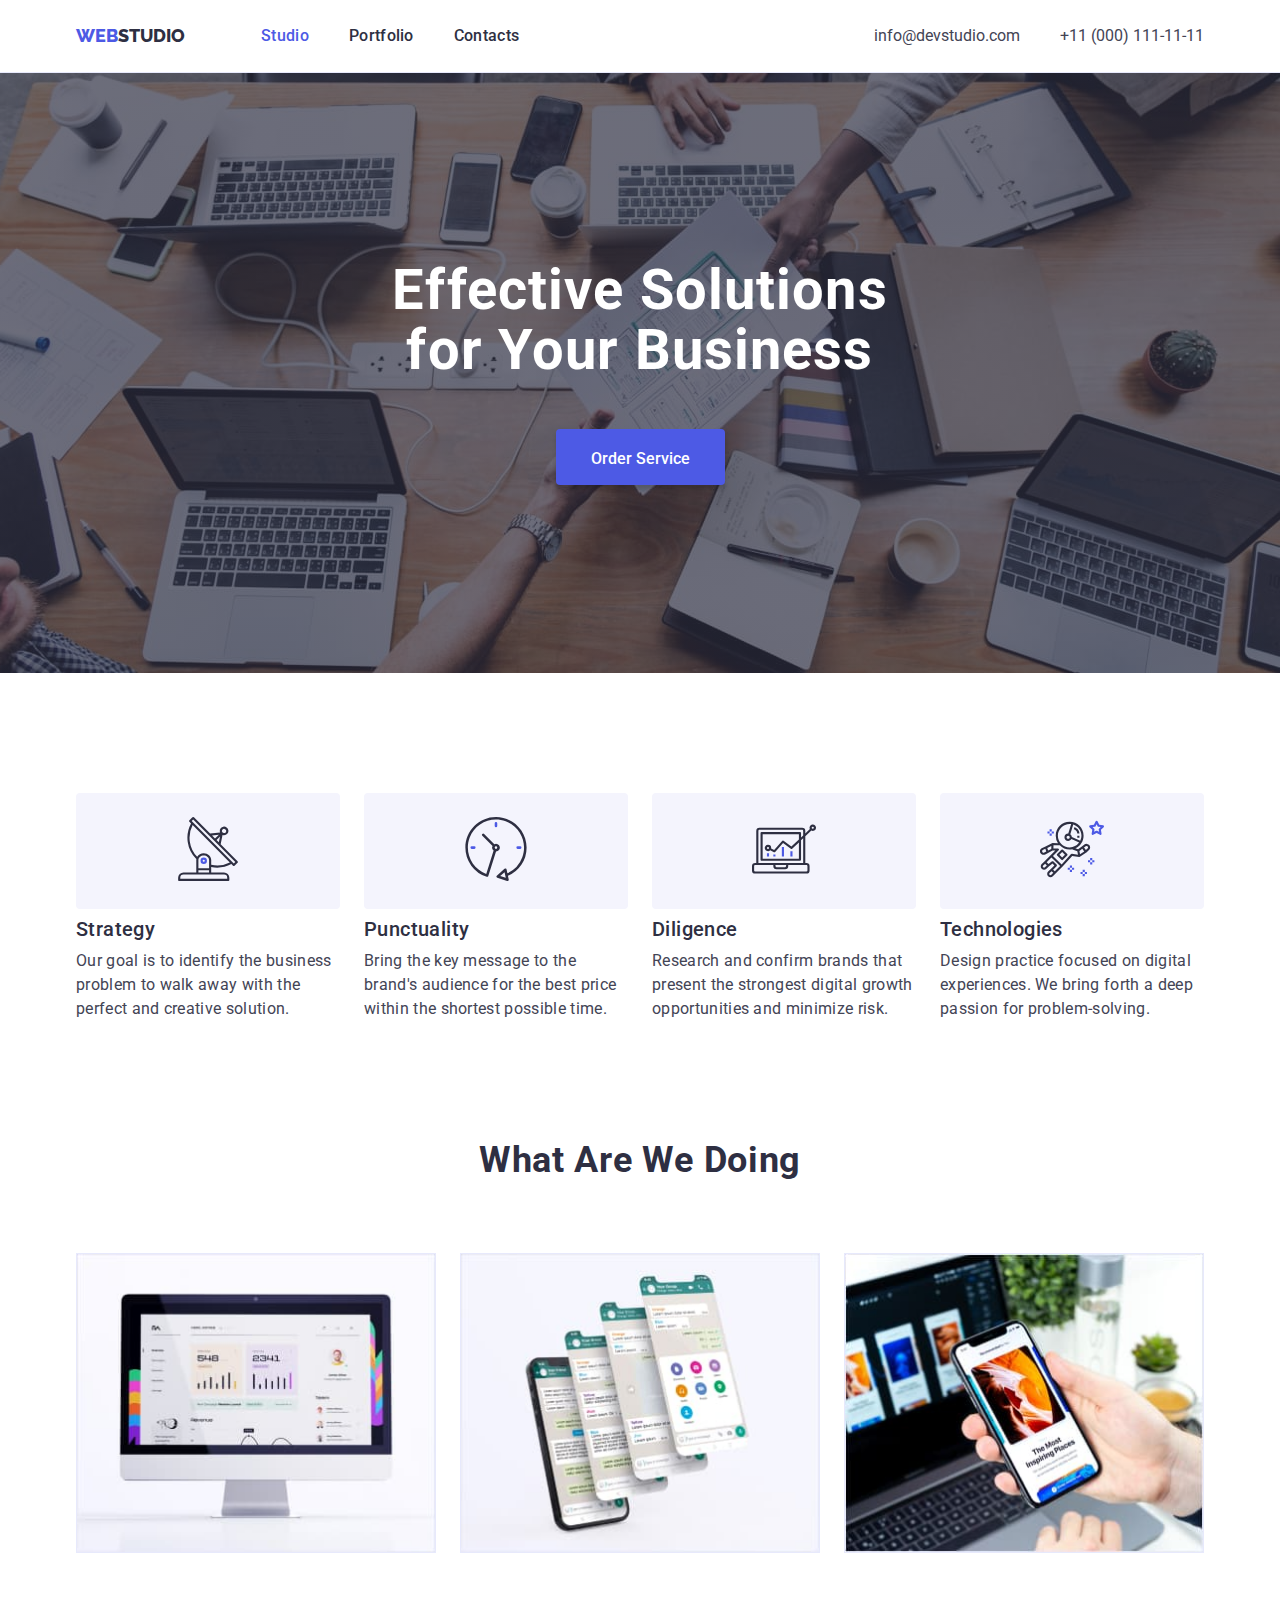
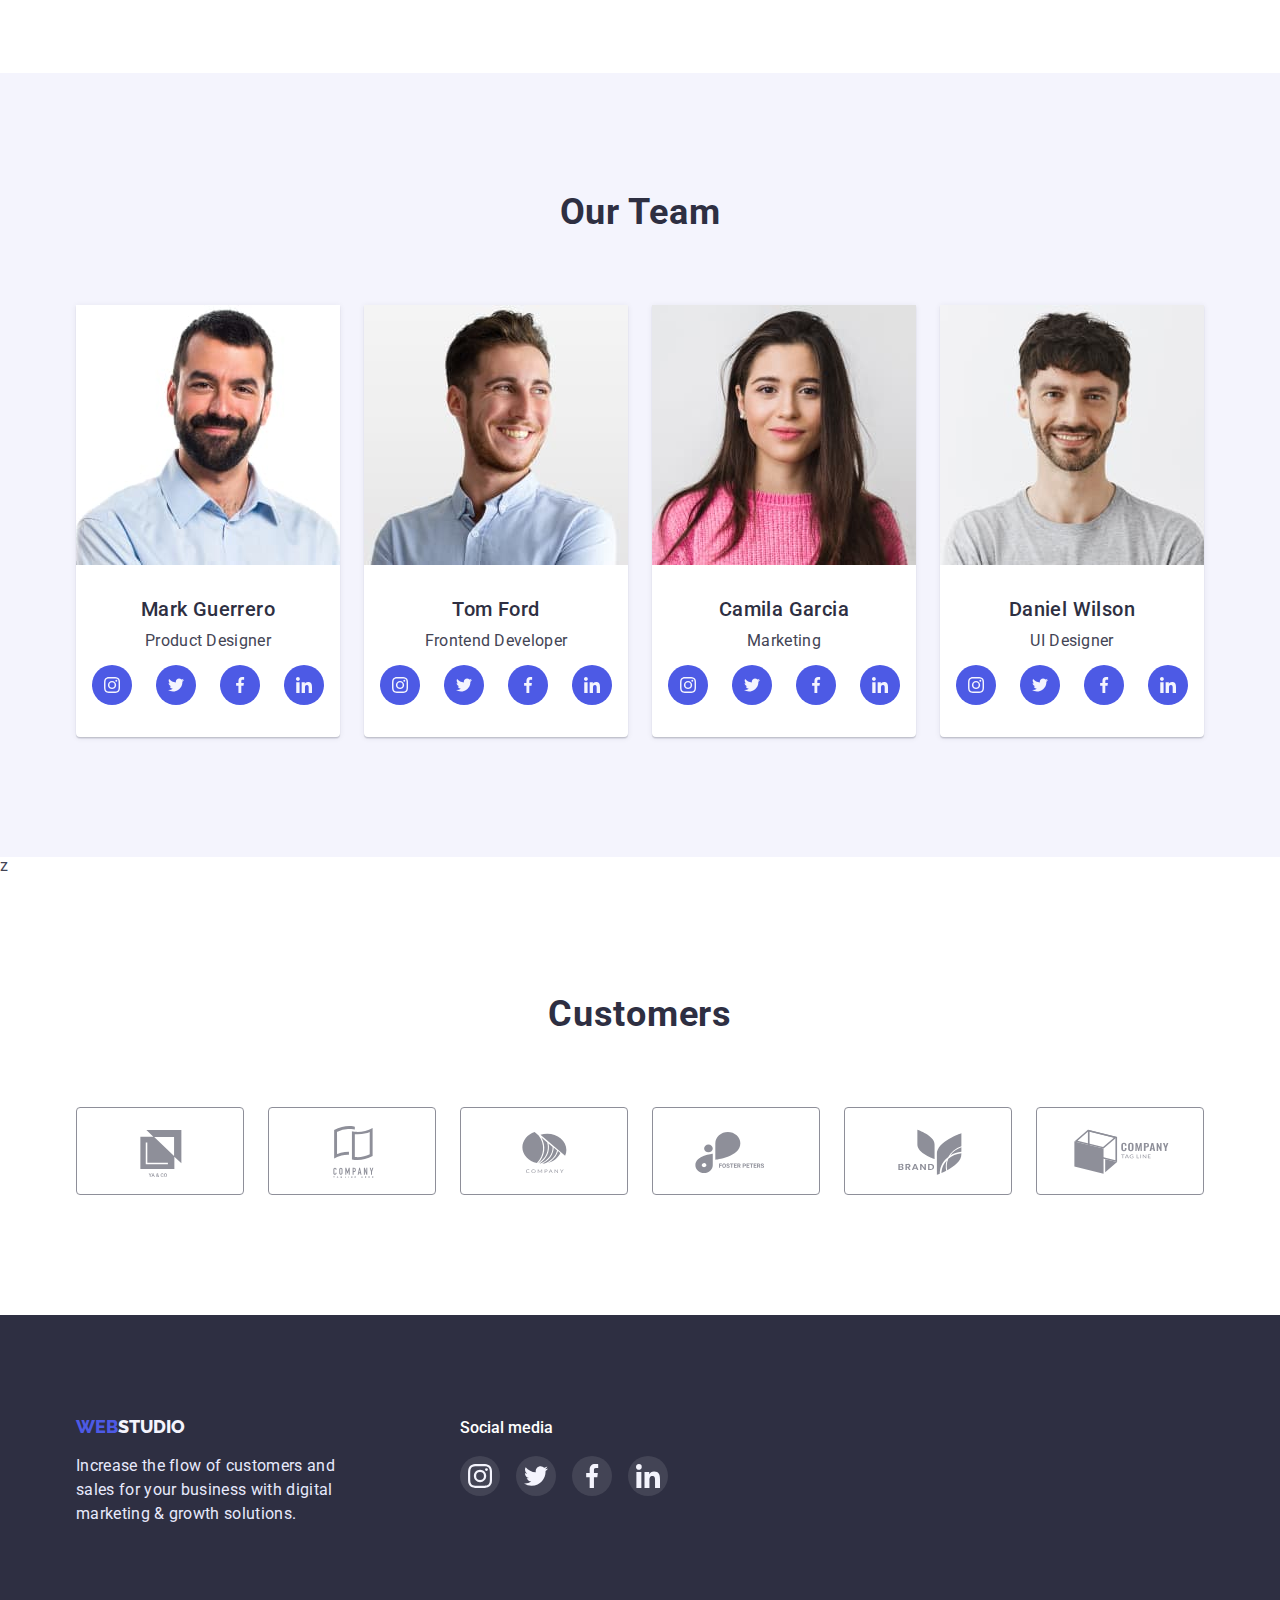
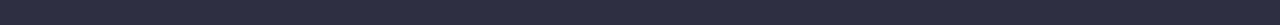
<file: index.html>
<!DOCTYPE html>
<html lang="en">
  <head>
    <meta charset="UTF-8">
    <meta http-equiv="X-UA-Compatible" content="IE=edge">
    <meta name="viewport" content="width=device-width, initial-scale=1.0">
    <title>WebStudio</title>
    <link rel="shortcut icon" type="image/x-icon" href="./images/web-studio.ico">
    <link rel="preconnect" href="https://fonts.googleapis.com">
    <link rel="preconnect" href="https://fonts.gstatic.com" crossorigin>
    <link
      href="https://fonts.googleapis.com/css2?family=Raleway:wght@800&family=Roboto:wght@400;500;700;900&display=swap"
      rel="stylesheet">
    <link
      rel="stylesheet"
      href="https://cdnjs.cloudflare.com/ajax/libs/modern-normalize/1.1.0/modern-normalize.min.css"
      crossorigin="anonymous"
      referrerpolicy="no-referrer">
    <link rel="stylesheet" href="./css/styles.css">
  </head>
  <body>

    <!------------------ Site header ---------------->

    <header class="page-header">
      <div class="container header-box">
        <nav class="header-box-nav">
          <a href="./index.html" title="Logo company" class="logo"
            ><span class="logo-accent">WEB</span>STUDIO</a
          >
          <ul class="list site-nav">
            <li class="site-nav-item">
              <a href="./index.html" class="line site-nav-link page-accent">Studio</a>
            </li>
            <li class="site-nav-item">
              <a href="./portfolio.html" class="line site-nav-link"
                >Portfolio</a>
            </li>
            <li class="site-nav-item">
              <a href="./contacts.html" class="line site-nav-link">Contacts</a>
            </li>
          </ul>
        </nav>
        <address class="">
          <ul class="list contacts">
            <li class="contacts-item">
              <a href="mailto:info@devstudio.com" class="line contacts-link"
                >info@devstudio.com</a>
            </li>
            <li class="contacts-item">
              <a href="tel:+110001111111" class="line contacts-link"
                >+11 (000) 111-11-11</a>
            </li>
          </ul>
        </address>
      </div>
    </header>
    <main>

      <!----------------- Hero ---------------------->

      <section class="hero hero-background">
          <h1 class="hero-title">Effective Solutions for Your Business</h1>
          <button type="button" class="button">Order Service</button>
      </section>

      <!------------------ Оur Features ---------------->

      <section class="features-section">
        <div class="container">
          <h2 class="visually-hidden">Оur Features</h2>
          <ul class="list features-list">
            <li class="features-item"><div class="features-icon-item"><svg class="features-icon" width="64" height="64">
                <use href="./images/icons.svg#icon-antenna"></use>
              </svg></div><h3 class="sections-subtitle">Strategy</h3>
              <p class="sections-text">
                Our goal is to identify the business problem to walk away with
                the perfect and creative solution.
              </p>
            </li>
            <li class="features-item"><div class="features-icon-item"><svg class="features-icon" width="64" height="64">
              <use href="./images/icons.svg#icon-clock"></use>
            </svg></div>
              <h3 class="sections-subtitle">Punctuality</h3>
              <p class="sections-text">
                Bring the key message to the brand's audience for the best price
                within the shortest possible time.
              </p>
            </li>
            <li class="features-item"><div class="features-icon-item"><svg class="features-icon" width="64" height="64">
              <use href="./images/icons.svg#icon-diagram"></use>
            </svg></div>
              <h3 class="sections-subtitle">Diligence</h3>
              <p class="sections-text">
                Research and confirm brands that present the strongest digital
                growth opportunities and minimize risk.
              </p>
            </li>
            <li class="features-item"><div class="features-icon-item"><svg class="features-icon" width="64" height="64">
              <use href="./images/icons.svg#icon-astronaut"></use>
            </svg></div>
              <h3 class="sections-subtitle">Technologies</h3>
              <p class="sections-text">
                Design practice focused on digital experiences. We bring forth a
                deep passion for problem-solving.
              </p>
            </li>
          </ul>
        </div>
      </section>

      <!----------------- What are we doing --------------------->

      <section class="doing-section">
        <div class="container">
          <h2 class="sections-title">What are we doing</h2>
          <ul class="list doing-img">
            <li class="img-item">
              <img
                src="./images/img1.jpg"
                alt="Web application on the desktop monitor"
                width="360"
                class="img-style">
            </li>
            <li class="img-item">
              <img
                src="./images/img2.jpg"
                alt="Web application on a smartphone"
                width="360"
                class="img-style">
            </li>
            <li class="img-item">
              <img
                src="./images/img3.jpg"
                alt="A man holds a smartphone in his hand"
                width="360"
                class="img-style">
            </li>
          </ul>
        </div>
      </section>

      <!----------------- Team --------------------->

      <section class="team-section">
        <div class="container">
          <h2 class="sections-title team-title">Our Team</h2>
          <ul class="list team-list">
            <li class="team-cards">
              <img src="./images/team1.jpg" alt="Mark Guerrero" width="264" class="team-photo">
              <div class="team-persons"><h3 class="sections-subtitle team-subtitle">Mark Guerrero</h3>
              <p class="sections-text team-text">Product Designer</p>
            <ul class="team-soc-list list">
              <li class="team-soc-item"><a href="" class="team-soc-link link"><svg class="team-soc-icon" width="16" height="16">
                <use href="./images/icons.svg#icon-instagram"></use>
              </svg></a></li>
              <li class="team-soc-item"><a href="" class="team-soc-link link"><svg class="team-soc-icon" width="16" height="16">
                <use href="./images/icons.svg#icon-twitter"></use>
              </svg></a></li>
              <li class="team-soc-item"><a href="" class="team-soc-link link"><svg class="team-soc-icon" width="16" height="16">
                <use href="./images/icons.svg#icon-facebook"></use>
              </svg></a></li>
              <li class="team-soc-item"><a href="" class="team-soc-link link"><svg class="team-soc-icon" width="16" height="16">
                <use href="./images/icons.svg#icon-linkedin"></use>
              </svg></a></li>
            </ul></div>              
            </li>
            <li class="team-cards">
              <img src="./images/team2.jpg" alt="Tom Ford" width="264" class="team-photo">
              <div class="team-persons"><h3 class="sections-subtitle team-subtitle">Tom Ford</h3>
              <p class="sections-text team-text">Frontend Developer</p><ul class="team-soc-list list">
                <li class="team-soc-item"><a href="" class="team-soc-link link"><svg class="team-soc-icon" width="16" height="16">
                  <use href="./images/icons.svg#icon-instagram"></use>
                </svg></a></li>
                <li class="team-soc-item"><a href="" class="team-soc-link link"><svg class="team-soc-icon" width="16" height="16">
                  <use href="./images/icons.svg#icon-twitter"></use>
                </svg></a></li>
                <li class="team-soc-item"><a href="" class="team-soc-link link"><svg class="team-soc-icon" width="16" height="16">
                  <use href="./images/icons.svg#icon-facebook"></use>
                </svg></a></li>
                <li class="team-soc-item"><a href="" class="team-soc-link link"><svg class="team-soc-icon" width="16" height="16">
                  <use href="./images/icons.svg#icon-linkedin"></use>
                </svg></a></li>
              </ul></div>              
            </li>
            <li class="team-cards">
              <img src="./images/team3.jpg" alt="Camila Garcia" width="264" class="team-photo">
              <div class="team-persons"><h3 class="sections-subtitle team-subtitle">Camila Garcia</h3>
              <p class="sections-text team-text">Marketing</p><ul class="team-soc-list list">
                <li class="team-soc-item"><a href="" class="team-soc-link link"><svg class="team-soc-icon" width="16" height="16">
                  <use href="./images/icons.svg#icon-instagram"></use>
                </svg></a></li>
                <li class="team-soc-item"><a href="" class="team-soc-link link"><svg class="team-soc-icon" width="16" height="16">
                  <use href="./images/icons.svg#icon-twitter"></use>
                </svg></a></li>
                <li class="team-soc-item"><a href="" class="team-soc-link link"><svg class="team-soc-icon" width="16" height="16">
                  <use href="./images/icons.svg#icon-facebook"></use>
                </svg></a></li>
                <li class="team-soc-item"><a href="" class="team-soc-link link"><svg class="team-soc-icon" width="16" height="16">
                  <use href="./images/icons.svg#icon-linkedin"></use>
                </svg></a></li>
              </ul></div>              
            </li>
            <li class="team-cards">
              <img src="./images/team4.jpg" alt="Daniel Wilson" width="264" class="team-photo">
              <div class="team-persons"><h3 class="sections-subtitle team-subtitle">Daniel Wilson</h3>
              <p class="sections-text team-text">UI Designer</p><ul class="team-soc-list list">
                <li class="team-soc-item"><a href="" class="team-soc-link link"><svg class="team-soc-icon" width="16" height="16">
                  <use href="./images/icons.svg#icon-instagram"></use>
                </svg></a></li>
                <li class="team-soc-item"><a href="" class="team-soc-link link"><svg class="team-soc-icon" width="16" height="16">
                  <use href="./images/icons.svg#icon-twitter"></use>
                </svg></a></li>
                <li class="team-soc-item"><a href="" class="team-soc-link link"><svg class="team-soc-icon" width="16" height="16">
                  <use href="./images/icons.svg#icon-facebook"></use>
                </svg></a></li>
                <li class="team-soc-item"><a href="" class="team-soc-link link"><svg class="team-soc-icon" width="16" height="16">
                  <use href="./images/icons.svg#icon-linkedin"></use>
                </svg></a></li>
              </ul></div>              
            </li>
          </ul>
        </div>
      </section>z

      <!-----------------Customers---------------->
      <section class="customers-section">
        <div class="container">
          <h2 class="sections-title customers-title">Customers</h2>
          <ul class="list customers-list">
            <li class="customers-item"><a href="" class="customers-link link"><svg class="customers-icon" width="104" height="56">
              <use href="./images/icons.svg#icon-Logo-1"></use>
            </svg></a></li>
            <li class="customers-item"><a href="" class="customers-link link"><svg class="customers-icon" width="104" height="56">
              <use href="./images/icons.svg#icon-Logo-2"></use>
            </svg></a></li>
            <li class="customers-item"><a href="" class="customers-link link"><svg class="customers-icon" width="104" height="56">
              <use href="./images/icons.svg#icon-Logo-3"></use>
            </svg></a></li>
            <li class="customers-item"><a href="" class="customers-link link"><svg class="customers-icon" width="104" height="56">
              <use href="./images/icons.svg#icon-Logo-4"></use>
            </svg></a></li>
            <li class="customers-item"><a href="" class="customers-link link"><svg class="customers-icon" width="104" height="56">
              <use href="./images/icons.svg#icon-Logo-5"></use>
            </svg></a></li>
            <li class="customers-item"><a href="" class="customers-link link"><svg class="customers-icon" width="104" height="56">
              <use href="./images/icons.svg#icon-Logo-6"></use>
            </svg></a></li>
          </ul>
        </div>

      </section>

    </main>

    <!------------------ Site footer ----------->

    <footer class="site-footer">
      <div class="container footer-style">
        <div class="footer-logo">
          <a
            href="./index.html"
            title="Logo company"
            class="logo-footer logo-light logo"
            ><span class="logo-accent">WEB</span>STUDIO</a>
          <p class="footer-text">
            Increase the flow of customers and sales for your business with
            digital marketing & growth solutions.
          </p>
        </div>
        <div class="footer-social"><h4 class="footer-social-title">Social media</h4>
            <ul class="footer-list list">
              <li class="footer-soc-item"><a href="" class="footer-soc-link link"><svg class="footer-soc-icon" width="24" height="24">
                <use href="./images/icons.svg#icon-instagram"></use>
              </svg></a></li>
              <li class="footer-soc-item"><a href="" class="footer-soc-link link"><svg class="footer-soc-icon" width="24" height="24">
                <use href="./images/icons.svg#icon-twitter"></use>
              </svg></a></li>
              <li class="footer-soc-item"><a href="" class="footer-soc-link link"><svg class="footer-soc-icon" width="24" height="24">
                <use href="./images/icons.svg#icon-facebook"></use>
              </svg></a></li>
                            <li class="footer-soc-item"><a href="" class="footer-soc-link link"><svg class="footer-soc-icon" width="24" height="24">
                <use href="./images/icons.svg#icon-linkedin"></use>
              </svg></a></li>
            </ul>
        </div>
      </div>
    </footer>
  </body>
</html>
</file>
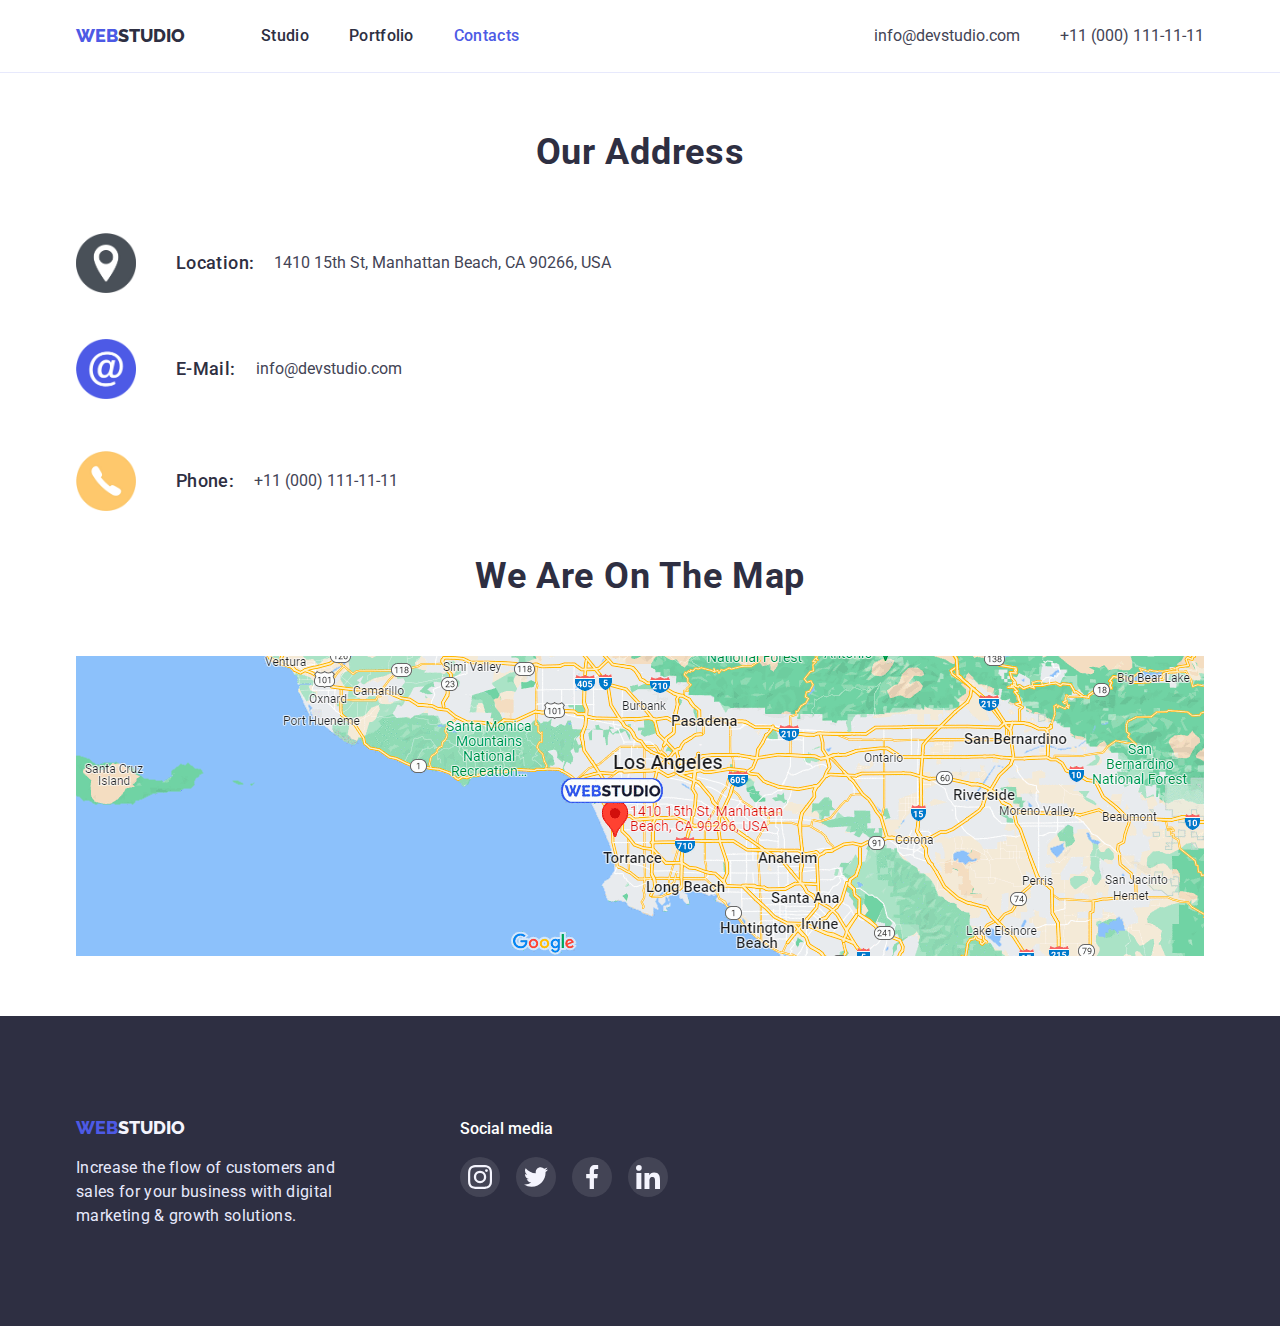
<file: contacts.html>
<!DOCTYPE html>
<html lang="en">
  <head>
    <meta charset="UTF-8">
    <meta http-equiv="X-UA-Compatible" content="IE=edge">
    <meta name="viewport" content="width=device-width, initial-scale=1.0">
    <title>Contacts</title>
    <link rel="shortcut icon" type="image/x-icon" href="./images/web-studio.ico">
    <link rel="preconnect" href="https://fonts.googleapis.com">
    <link rel="preconnect" href="https://fonts.gstatic.com" crossorigin>
    <link
      href="https://fonts.googleapis.com/css2?family=Raleway:wght@800&family=Roboto:wght@400;500;700;900&display=swap"
      rel="stylesheet">
    <link
      rel="stylesheet"
      href="https://cdnjs.cloudflare.com/ajax/libs/modern-normalize/1.1.0/modern-normalize.min.css"
      crossorigin="anonymous"
      referrerpolicy="no-referrer">
    <link rel="stylesheet" href="./css/styles.css">
  </head>
  <body>

    <!-- Site header -->

    <header class="page-header">
      <div class="container">
        <div class="header-box">
        <nav class="header-box-nav">
          <a href="./index.html" title="Logo company" class="logo"
            ><span class="logo-accent">WEB</span>STUDIO</a
          >
          <ul class="list site-nav">
            <li class="site-nav-item">
              <a href="./index.html" class="line site-nav-link">Studio</a>
            </li>
            <li class="site-nav-item">
              <a href="./portfolio.html" class="line site-nav-link"
                >Portfolio</a>
            </li>
            <li class="site-nav-item">
              <a href="./contacts.html" class="line site-nav-link page-accent">Contacts</a>
            </li>
          </ul>
        </nav>
        <address class="">
          <ul class="list contacts">
            <li class="contacts-item">
              <a href="mailto:info@devstudio.com" class="line contacts-link"
                >info@devstudio.com</a>
            </li>
            <li class="contacts-item">
              <a href="tel:+110001111111" class="line contacts-link"
                >+11 (000) 111-11-11</a>
            </li>
          </ul>
        </address></div>
      </div>
    </header>
    <main>

      <!-- Contacts -->

      <section class="contacts-page">
        <div class="container">
          <h1 class="sections-title-cont">Our address</h1>
          <address>
            <ul class="contacts-list list">
              <li class="contacts-item-cont">
                <img
                  src="./images/contacts/icon-location.png"
                  alt="We are on the map"
                  width="60"
                  class="contacts-icon"><span class="contacts-points-text">Location:</span>1410 15th
                St, Manhattan Beach, CA 90266, USA
              </li>
              <li class="contacts-item-cont">
                <img
                  src="./images/contacts/icon-email.png"
                  alt="We are on the map"
                  width="60"
                  class="contacts-icon"><span class="contacts-points-text">E-mail:</span
                ><a href="mailto:info@devstudio.com" class="line contacts-link"
                  >info@devstudio.com</a>
              </li>
              <li class="contacts-item-cont">
                <img
                  src="./images/contacts/icon-phone.png"
                  alt="We are on the map"
                  width="60"
                  class="contacts-icon"><span class="contacts-points-text">Phone:</span
                ><a href="tel:+110001111111" class="line contacts-link"
                  >+11 (000) 111-11-11</a>
              </li>
            </ul>
          </address>
          <h2 class="sections-title-cont">We are on the map</h2>
          <!-- <iframe src="https://www.google.com/maps/embed?pb=!1m18!1m12!1m3!1d346216.33871858305!2d-118.30150230770118!3d33.91954076132303!2m3!1f0!2f0!3f0!3m2!1i1024!2i768!4f13.1!3m3!1m2!1s0x80c2b40b24d00635%3A0x40b13e831500211d!2zMTQxMCAxNXRoIFN0LCBNYW5oYXR0YW4gQmVhY2gsIENBIDkwMjY2LCDQodCo0JA!5e0!3m2!1sru!2sua!4v1672436206800!5m2!1sru!2sua" width="100%" height="300" style="border:0;" allowfullscreen="" loading="lazy" referrerpolicy="no-referrer-when-downgrade"></iframe> -->
          <img
            src="./images/contacts/map_eng_1128.gif"
            alt="We are on the map"
            width="1128"
            class="map-image">
        </div>
      </section>
    </main>

    <!-- Site footer -->

    <footer class="site-footer">
      <div class="container footer-style">
        <div class="footer-logo">
          <a
            href="./index.html"
            title="Logo company"
            class="logo-footer logo-light logo"
            ><span class="logo-accent">WEB</span>STUDIO</a>
          <p class="footer-text">
            Increase the flow of customers and sales for your business with
            digital marketing & growth solutions.
          </p>
        </div>
        <div class="footer-social"><h4 class="footer-social-title">Social media</h4>
            <ul class="footer-list list">
              <li class="footer-soc-item"><a href="" class="footer-soc-link link"><svg class="footer-soc-icon" width="24" height="24">
                <use href="./images/icons.svg#icon-instagram"></use>
              </svg></a></li>
              <li class="footer-soc-item"><a href="" class="footer-soc-link link"><svg class="footer-soc-icon" width="24" height="24">
                <use href="./images/icons.svg#icon-twitter"></use>
              </svg></a></li>
              <li class="footer-soc-item"><a href="" class="footer-soc-link link"><svg class="footer-soc-icon" width="24" height="24">
                <use href="./images/icons.svg#icon-facebook"></use>
              </svg></a></li>
                            <li class="footer-soc-item"><a href="" class="footer-soc-link link"><svg class="footer-soc-icon" width="24" height="24">
                <use href="./images/icons.svg#icon-linkedin"></use>
              </svg></a></li>
            </ul>
        </div>
      </div>
    </footer>
  </body>
</html>
</file>
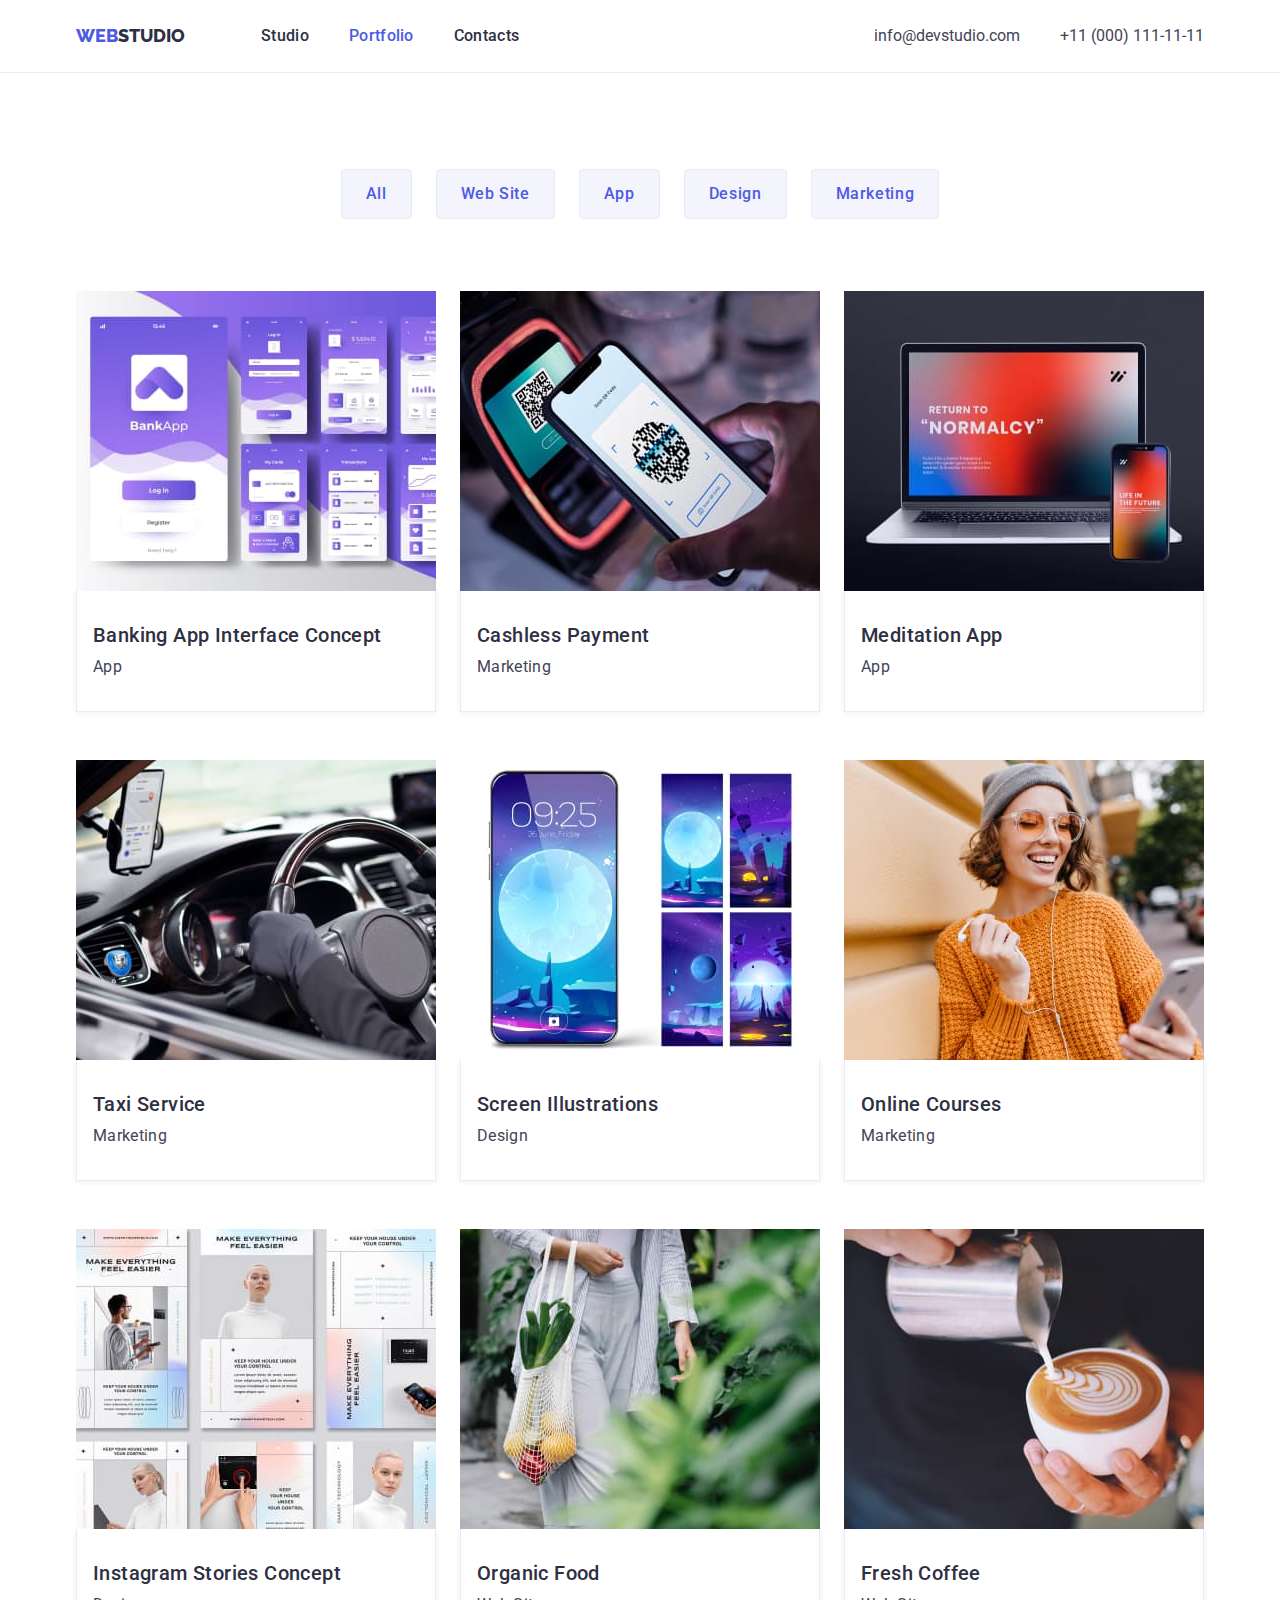
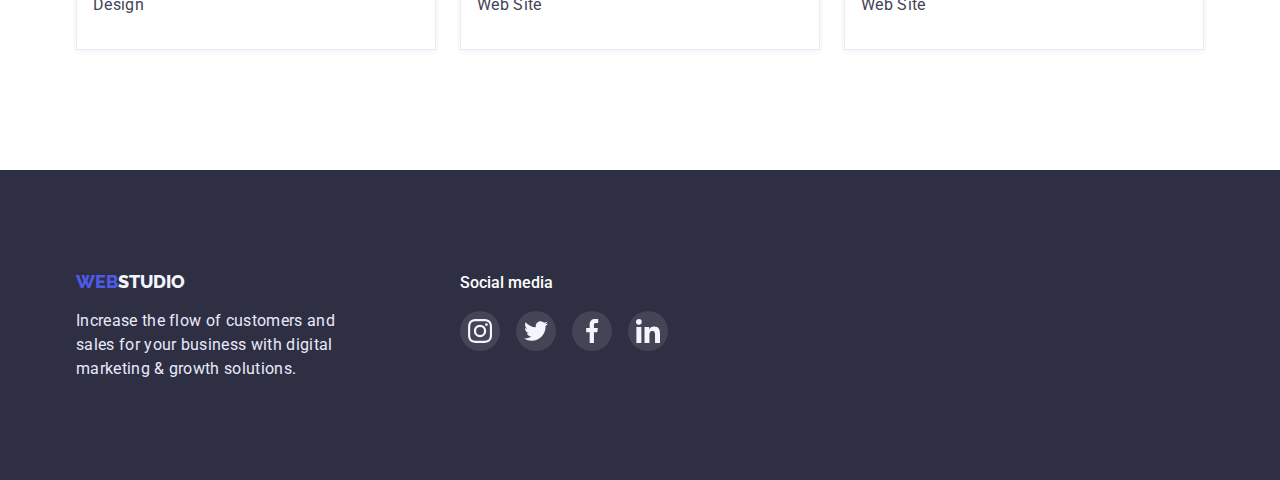
<file: portfolio.html>
<!DOCTYPE html>
<html lang="en">
  <head>
    <meta charset="UTF-8">
    <meta http-equiv="X-UA-Compatible" content="IE=edge">
    <meta name="viewport" content="width=device-width, initial-scale=1.0">
    <title>Portfolio</title>
    <link rel="shortcut icon" type="image/x-icon" href="./images/web-studio.ico">
    <link rel="preconnect" href="https://fonts.googleapis.com">
    <link rel="preconnect" href="https://fonts.gstatic.com" crossorigin>
    <link
      href="https://fonts.googleapis.com/css2?family=Raleway:wght@800&family=Roboto:wght@400;500;700;900&display=swap"
      rel="stylesheet">
    <link
      rel="stylesheet"
      href="https://cdnjs.cloudflare.com/ajax/libs/modern-normalize/1.1.0/modern-normalize.min.css"
      crossorigin="anonymous"
      referrerpolicy="no-referrer">
    <link rel="stylesheet" href="./css/styles.css">
  </head>
  <body>

    <!-- Site header -->

    <header class="page-header">
      <div class="container">
        <div class="header-box">
        <nav class="header-box-nav">
          <a href="./index.html" title="Logo company" class="logo"
            ><span class="logo-accent">WEB</span>STUDIO</a
          >
          <ul class="list site-nav">
            <li class="site-nav-item">
              <a href="./index.html" class="line site-nav-link">Studio</a>
            </li>
            <li class="site-nav-item">
              <a href="./portfolio.html" class="line site-nav-link page-accent"
                >Portfolio</a>
            </li>
            <li class="site-nav-item">
              <a href="./contacts.html" class="line site-nav-link">Contacts</a>
            </li>
          </ul>
        </nav>
        <address class="">
          <ul class="list contacts">
            <li class="contacts-item">
              <a href="mailto:info@devstudio.com" class="line contacts-link"
                >info@devstudio.com</a>
            </li>
            <li class="contacts-item">
              <a href="tel:+110001111111" class="line contacts-link"
                >+11 (000) 111-11-11</a>
            </li>
          </ul>
        </address></div>
      </div>
    </header>
    <main>
      <section class="portfolio">

        <!-- Portfolio Navigation -->

        <div class="container">
          <ul class="list portfolio-nav-list">
            <li class="portfolio-nav-item">
              <button type="button" class="portfolio-nav">All</button>
            </li>
            <li class="portfolio-nav-item">
              <button type="button" class="portfolio-nav">Web Site</button>
            </li>
            <li class="portfolio-nav-item">
              <button type="button" class="portfolio-nav">App</button>
            </li>
            <li class="portfolio-nav-item">
              <button type="button" class="portfolio-nav">Design</button>
            </li>
            <li class="portfolio-nav-item">
              <button type="button" class="portfolio-nav">Marketing</button>
            </li>
          </ul>

        <!-- Portfolio -->

          <ul class="list portfolio-list">
            <li class="portfolio-cards">
              <a href="#" class="line portfolio-link">
                <img
                  src="./images/portfolio/img1.jpg"
                  alt="Banking App"
                  width="264"
                  class="portfolio-img">
                <div class="portfolio-sup-container">
                  <h3 class="portfolio-subtitle">
                    Banking App Interface Concept
                  </h3>
                  <p class="portfolio-text">App</p>
                </div>
              </a>
            </li>
            <li class="portfolio-cards"><a href="#" class="line portfolio-link"><img
                src="./images/portfolio/img2.jpg"
                alt="Cashless Payment"
                width="264"
                class="portfolio-img">
              <div class="portfolio-sup-container">
                <h3 class="portfolio-subtitle">Cashless Payment</h3>
                <p class="portfolio-text">Marketing</p>
              </div></a>
              
            </li>
            <li class="portfolio-cards"><a href="#" class="line portfolio-link"><img
                src="./images/portfolio/img3.jpg"
                alt="Meditation App"
                width="264"
                class="portfolio-img">
              <div class="portfolio-sup-container">
                <h3 class="portfolio-subtitle">Meditation App</h3>
                <p class="portfolio-text">App</p>
              </div></a>
              
            </li>
            <li class="portfolio-cards"><a href="#" class="line portfolio-link"><img
                src="./images/portfolio/img4.jpg"
                alt="Taxi Service"
                width="264"
                class="portfolio-img">
              <div class="portfolio-sup-container">
                <h3 class="portfolio-subtitle">Taxi Service</h3>
                <p class="portfolio-text">Marketing</p>
              </div></a>
              
            </li>
            <li class="portfolio-cards"><a href="#" class="line portfolio-link"><img
                src="./images/portfolio/img5.jpg"
                alt="Screen Illustrations"
                width="264"
                class="portfolio-img">
              <div class="portfolio-sup-container">
                <h3 class="portfolio-subtitle">Screen Illustrations</h3>
                <p class="portfolio-text">Design</p>
              </div></a>
              
            </li>
            <li class="portfolio-cards"><a href="#" class="line portfolio-link"><img
                src="./images/portfolio/img6.jpg"
                alt="Online Courses"
                width="264"
                class="portfolio-img">
              <div class="portfolio-sup-container">
                <h3 class="portfolio-subtitle">Online Courses</h3>
                <p class="portfolio-text">Marketing</p>
              </div></a>
              
            </li>
            <li class="portfolio-cards"><a href="#" class="line portfolio-link"><img
                src="./images/portfolio/img7.jpg"
                alt="Instagram Stories Concept"
                width="264"
                class="portfolio-img">
              <div class="portfolio-sup-container">
                <h3 class="portfolio-subtitle">Instagram Stories Concept</h3>
                <p class="portfolio-text">Design</p>
              </div></a>
              
            </li>
            <li class="portfolio-cards"><a href="#" class="line portfolio-link"><img
                src="./images/portfolio/img8.jpg"
                alt="Organic Food"
                width="264"
                class="portfolio-img">
              <div class="portfolio-sup-container">
                <h3 class="portfolio-subtitle">Organic Food</h3>
                <p class="portfolio-text">Web Site</p>
              </div></a>
              
            </li>
            <li class="portfolio-cards"><a href="#" class="line portfolio-link"><img
                src="./images/portfolio/img9.jpg"
                alt="Fresh Coffee"
                width="264"
                class="portfolio-img">
              <div class="portfolio-sup-container">
                <h3 class="portfolio-subtitle">Fresh Coffee</h3>
                <p class="portfolio-text">Web Site</p>
              </div></a>
              
            </li>
          </ul>
        </div>
      </section>
    </main>

    <!-- Site footer -->

    <footer class="site-footer">
      <div class="container footer-style">
        <div class="footer-logo">
          <a
            href="./index.html"
            title="Logo company"
            class="logo-footer logo-light logo"
            ><span class="logo-accent">WEB</span>STUDIO</a>
          <p class="footer-text">
            Increase the flow of customers and sales for your business with
            digital marketing & growth solutions.
          </p>
        </div>
        <div class="footer-social"><h4 class="footer-social-title">Social media</h4>
            <ul class="footer-list list">
              <li class="footer-soc-item"><a href="" class="footer-soc-link link"><svg class="footer-soc-icon" width="24" height="24">
                <use href="./images/icons.svg#icon-instagram"></use>
              </svg></a></li>
              <li class="footer-soc-item"><a href="" class="footer-soc-link link"><svg class="footer-soc-icon" width="24" height="24">
                <use href="./images/icons.svg#icon-twitter"></use>
              </svg></a></li>
              <li class="footer-soc-item"><a href="" class="footer-soc-link link"><svg class="footer-soc-icon" width="24" height="24">
                <use href="./images/icons.svg#icon-facebook"></use>
              </svg></a></li>
                            <li class="footer-soc-item"><a href="" class="footer-soc-link link"><svg class="footer-soc-icon" width="24" height="24">
                <use href="./images/icons.svg#icon-linkedin"></use>
              </svg></a></li>
            </ul>
        </div>
      </div>
    </footer>
  </body>
</html>
</file>
<file: css/styles.css>
/* Primary text color  / NAVY BLUE / #2E2F42; */
/* Secondary text color / SLATE /  #434455;*/
/* Accent colors: white #FFFFFF, IRIS #4D5AE5  */

/* Background color: white #FFFFFF*/
/* Secondary background color: #2E2F42; */

:root {
  --main-text-color: #434455;
  --second--text-color: #2e2f42;
  --accent-sait-color: #4d5ae5;
  --main-hover-color: #404bbf;
  --btn-color: #ffffff;
  --typical-lh: 1.5;
  --typical-ls: 0.02em;

  /* --outline: 1px solid tomato; */
}

body {
  background-color: #ffffff;
  color: var(--main-text-color);
  font-family: "Roboto", sans-serif;
}

address {
  font-style: normal;
  margin: 0;
}

/* -----------------Website utilities-------------------- */
.line {
  text-decoration: none;
}
.list {
  padding: 0;
  margin: 0;
  list-style: none;
}
.visually-hidden {
  position: absolute;
  width: 1px;
  height: 1px;
  margin: -1px;
  border: 0;
  padding: 0;
  white-space: nowrap;
  clip-path: inset(100%);
  clip: rect(0 0 0 0);
  overflow: hidden;
}

/* --------------------Header------------------ */

.page-header {
  border-bottom-width: 1px;
  border-bottom-style: solid;
  border-bottom-color: #e7e9fc;
}

.container {
  max-width: 1158px;
  padding-left: 15px;
  padding-right: 15px;
  margin-left: auto;
  margin-right: auto;
}
.header-box {
  display: flex;
  justify-content: space-between;
  /* align-items: center; */
}

/* --------------Logo styles-------------------- */

.logo {
  padding-top: 24px;
  padding-bottom: 24px;

  color: var(--second--text-color);
  font-family: "Raleway", sans-serif;
  font-weight: 800;
  font-size: 18px;
  line-height: 1.3;
  text-decoration: none;
}

.logo-accent {
  color: var(--accent-sait-color);
}

/* --------------Site nav--------------------- */

.header-box-nav {
  display: flex;
}

.site-nav {
  display: flex;
  margin-left: 76px;
}

.site-nav-item {
  display: block;

  font-weight: 500;
  font-size: 16px;
  line-height: var(--typical-lh);
  letter-spacing: var(--typical-ls);
}

.site-nav-link {
  display: block;
  margin: 0;
  padding-top: 24px;
  padding-bottom: 24px;

  color: var(--second--text-color);
}

.site-nav-link:hover,
.site-nav-link:focus {
  color: var(--main-hover-color);
}

.site-nav-link:active {
  color: var(--main-hover-color);
}

.site-nav .site-nav-item:not(:last-child) {
  margin-right: 40px;
}

.contacts {
  display: flex;
}

.contacts-item {
  display: block;
  margin: 0;
}

.contacts-item:not(:last-child) {
  margin-right: 40px;
}

.contacts-link {
  display: block;
  padding-top: 24px;
  padding-bottom: 24px;
  margin: 0;

  color: var(--main-text-color);
  font-size: 16px;
  line-height: var(--typical-lh);
  font-style: normal;
}

.contacts-link:hover,
.contacts-link:focus {
  color: var(--main-hover-color);
}

.contacts-link:active {
  color: var(--main-hover-color);
}

.page-accent {
  color: var(--accent-sait-color);
}

/* -------------Hero styles------------- */

.hero-background {
  max-width: 1440px;
  height: 600px;
  margin-left: auto;
  margin-right: auto;
  background-image: linear-gradient(
      to right,
      rgba(46, 47, 66, 0.7),
      rgba(46, 47, 66, 0.7)
    ),
    url("../images/people-office-bg.jpg");

  background-repeat: no-repeat;
  background-position: center;
  background-size: cover;
}

.hero {
  height: 600px;
  padding-bottom: 188px;
  padding-top: 188px;

  background-color: var(--second--text-color);
  color: #ffffff;
  text-align: center;
}

.hero-title {
  margin: auto;
  margin-bottom: 48px;

  max-width: 500px;

  font-size: 56px;
  line-height: 1.07;
  letter-spacing: var(--typical-ls);
}

.button {
  background-color: var(--accent-sait-color);
  color: var(--btn-color);
  font-family: inherit;
  font-weight: 500;
  font-size: 16px;
  line-height: var(--typical-lh);
  border-radius: 4px;
  box-shadow: 0px 4px 4px rgba(0, 0, 0, 0.15);
  border-color: transparent;
  cursor: pointer;
  width: 169px;
  height: 56px;
  padding: 16px 32px 16px 32px;
}

.button:hover,
.button:focus {
  background-color: var(--main-hover-color);
}

/* ------------------Features--------------- */

.features-section {
  padding-top: 120px;
  padding-bottom: 120px;
}

.sections-subtitle {
  display: block;
  margin: 0;
  width: 264px;

  font-weight: 500;
  font-size: 20px;
  line-height: 1.2;
  letter-spacing: var(--typical-ls);
  color: var(--second--text-color);
}
.sections-text {
  margin: 0;
  margin-top: 8px;
  width: 264px;

  font-size: 16px;
  line-height: var(--typical-lh);
  letter-spacing: var(--typical-ls);
}

.features-list {
  display: flex;
  gap: 24px;
}
.features-icon-item{
  padding: 24px 100px 24px 100px;
  margin-bottom: 8px;
  background: #F4F4FD;
  border-radius: 4px;
}
.features-icon {
  
}

/* .features-item:not(:last-child) {
  margin-right: 24px;
} */

/* -------------What are we doing------------- */

.doing-section {
  padding-bottom: 120px;
}

.sections-title {
  margin: 0;
  margin-bottom: 72px;

  font-size: 36px;
  line-height: 1.1;
  letter-spacing: var(--typical-ls);
  text-transform: capitalize;
  color: var(--second--text-color);
  text-align: center;
}
.doing-img {
  display: flex;
  margin: 0;
  gap: 24px;
}

.img-style {
  display: block;
  border: 1px solid #e7e9fc;
}

/* .img-item:not(:last-child) {
  margin-right: 24px;
} */


/* --------------------Team--------- */

.team-section {
  padding-top: 120px;
  padding-bottom: 120px;

  background: #f4f4fd;
}

.team-title {
  margin-bottom: 72px;
}

.team-list {
  display: flex;
  gap: 24px;
}
.team-cards {
  margin: 0;

  background: #ffffff;
  box-shadow: 0px 1px 6px rgba(46, 47, 66, 0.08),
    0px 1px 1px rgba(46, 47, 66, 0.16),
    0px 2px 1px rgba(46, 47, 66, 0.08);
  border-radius: 0px 0px 4px 4px;
  width: 264px;
}

/* .team-cards:not(:last-child) {
  margin-right: 24px;
} */

.team-persons {
  padding-top: 32px;
  padding-bottom: 32px;
}

.team-subtitle {
  margin: 0;
  text-align: center;
}

.team-text {
  margin: 0;
  margin-top: 8px;
  text-align: center;
  margin-bottom: 12px;
}

.team-photo {
  display: block;
}

.team-soc-list {
  display: flex;
  justify-content: center;
  gap: 24px;
}
.team-soc-item {
  width: 40px;
  height: 40px;
}
.team-soc-link {
  width: 100%;
  height: 100%;
  background-color: #4d5ae5;
  border-radius: 50%;
  display: flex;
  align-items: center;
  justify-content: center;
}

.team-soc-icon {
  fill:#F4F4FD;
}

.team-soc-link:is(:hover, :focus) {
  background-color: #404BBF;
}
/* ---------------Customers-------------- */

.customers-section {
  padding-top: 120px;
  padding-bottom: 120px;
}

.customers-title {
}
.customers-list {
  display: flex;
  justify-content: center;
  gap: 24px;
}
.customers-item {
  width: calc((100% - 120px) / 6);
  height: 88px;
}
.customers-link {
  width: 100%;
  height: 100%;
  border: 1px solid #8E8F99;
  border-radius: 4px;
  display: flex;
  align-items: center;
  justify-content: center;
  color: #8E8F99;
}
.customers-icon {
  fill:currentColor;
  
}

.customers-link:is(:hover, :focus) {
  border-color: #404BBF;
  color: #404BBF;
}

/* 
.customers-link:is(:hover, :focus) .customers-icon {
  fill:#404BBF;
}

.customers-icon:is(:hover, :focus) {
  fill:#404BBF;
} */


/* ----------------Footer ----------*/

.site-footer {
  padding-top: 100px;
  padding-bottom: 100px;
  background-color: var(--second--text-color);
  height: 310px;
}

.logo-footer {
  display: inline-block;
  margin: 0;
  padding: 0;
  margin-bottom: 16px;

  color: var(--second--text-color);
  font-family: "Raleway", sans-serif;
  font-weight: 800;
  font-size: 18px;
  line-height: 1.3;
  text-decoration: none;
}

.logo-light {
  color: #f4f4fd;
}

.footer-text {
  margin: 0;
  width: 264px;

  font-size: 16px;
  line-height: var(--typical-lh);
  letter-spacing: var(--typical-ls);
  color: #e7e9fc;
}

.footer-style {
  display: flex;
  align-items: baseline;
}

.footer-logo{
  margin-right: 120px;
}

.footer-social{

}
.footer-social-title {
  margin: 0;
  margin-bottom: 16px;
  font-weight: 500;
font-size: 16px;
line-height: 24px;
letter-spacing: 1.5;
color: #FFFFFF;
}

.footer-list {
  display: flex;
  justify-content: center;
  gap: 16px;
}

.footer-soc-item {
  width: 40px;
  height: 40px;
}
.footer-soc-link {
  width: 100%;
  height: 100%;
  background-color: rgba(255, 255, 255, 0.1);
  border-radius: 50%;
  display: flex;
  align-items: center;
  justify-content: center;
  color: #F4F4FD;
}

.footer-soc-icon {
  fill:currentColor;
}

.footer-soc-link:is(:hover, :focus) {
  background-color: #31D0AA;
}

/* --------Portfolio styles------------------ */

.portfolio {
  padding-top: 96px;
  padding-bottom: 120px;
}

.portfolio-nav-list {
  display: flex;
  margin: 0;
  margin-bottom: 72px;
  justify-content: center;
}

.portfolio-nav-item:not(:last-child) {
  margin-right: 24px;
}

.portfolio-nav {
  padding: 12px 24px;
  border: 1px solid #e7e9fc;
  border-radius: 4px;

  color: var(--accent-sait-color);
  background: #f4f4fd;
  font-family: inherit;
  font-weight: 500;
  font-size: 16px;
  line-height: var(--typical-lh);
  letter-spacing: 0.04em;
  cursor: pointer;
}

.portfolio-nav:hover,
.portfolio-nav:focus {
  background-color: var(--main-hover-color);
  color: #ffffff;
  box-shadow: 0px 3px 1px rgba(0, 0, 0, 0.1), 0px 2px 1px rgba(0, 0, 0, 0.08), 0px 2px 2px rgba(0, 0, 0, 0.12);
  border: 1px solid var(--main-hover-color);
}

/* ----------- Portfolio cards ----------- */

.portfolio-list {
  display: flex;
  flex-wrap: wrap;
  column-gap: 24px;
  row-gap: 48px;
}

.portfolio-cards {
  display: block;
  margin: 0;
  column-gap: 24px;
  row-gap: 48px;
  /* margin-right: 24px;
  margin-bottom: 48px; */
  width: 360px;
}

/* .portfolio-cards:nth-child(3n) {
  margin-right: 0;
}

.portfolio-cards:nth-child(n + 7) {
  margin-bottom: 0;
} */

.portfolio-img {
  display: block;
  width: auto;
}

.portfolio-sup-container {
  padding-top: 32px;
  padding-bottom: 32px;
  padding-left: 16px;
  box-shadow: 0px 1px 6px rgba(46, 47, 66, 0.08);

  border-right-width: 1px;
  border-right-style: solid;
  border-right-color: #e7e9fc;

  border-bottom-width: 1px;
  border-bottom-style: solid;
  border-bottom-color: #e7e9fc;

  border-left-width: 1px;
  border-left-style: solid;
  border-left-color: #e7e9fc;
}

.portfolio-link {
  display: block;
  color: #434455;
}

.portfolio-link:is(:hover, :focus) {
  box-shadow: 0px 1px 6px rgba(46, 47, 66, 0.08), 0px 1px 1px rgba(46, 47, 66, 0.16), 0px 2px 1px rgba(46, 47, 66, 0.08);
}

.portfolio-subtitle {
  margin: 0;

  font-weight: 500;
  font-size: 20px;
  line-height: 1.2;
  letter-spacing: var(--typical-ls);
  color: var(--second--text-color);
}

.portfolio-text {
  margin: 0;
  margin-top: 8px;

  font-size: 16px;
  line-height: var(--typical-lh);
  letter-spacing: var(--typical-ls);
}

/* --------Contacts styles------------------ */

.contacts-page {
  padding-top: 60px;
  padding-bottom: 60px;
}

.sections-title-cont {
  margin: 0;
  margin-bottom: 60px;

  font-size: 36px;
  line-height: 1.1;
  letter-spacing: var(--typical-ls);
  text-transform: capitalize;
  color: var(--second--text-color);
  text-align: center;
}

.contacts-item-cont {
  display: flex;
  align-items: center;
  margin-bottom: 40px;
}

.contacts-points-text {
  margin-right: 20px;

  font-weight: 500;
  font-size: 18px;
  line-height: 1.1;
  letter-spacing: var(--typical-ls);
  text-transform: capitalize;
  color: var(--second--text-color);
}

.contacts-icon {
  display: block;
  margin-right: 40px;
}
.map-image {
  display: block;
  width: 1128px;
  height: 300px;
}
</file>
